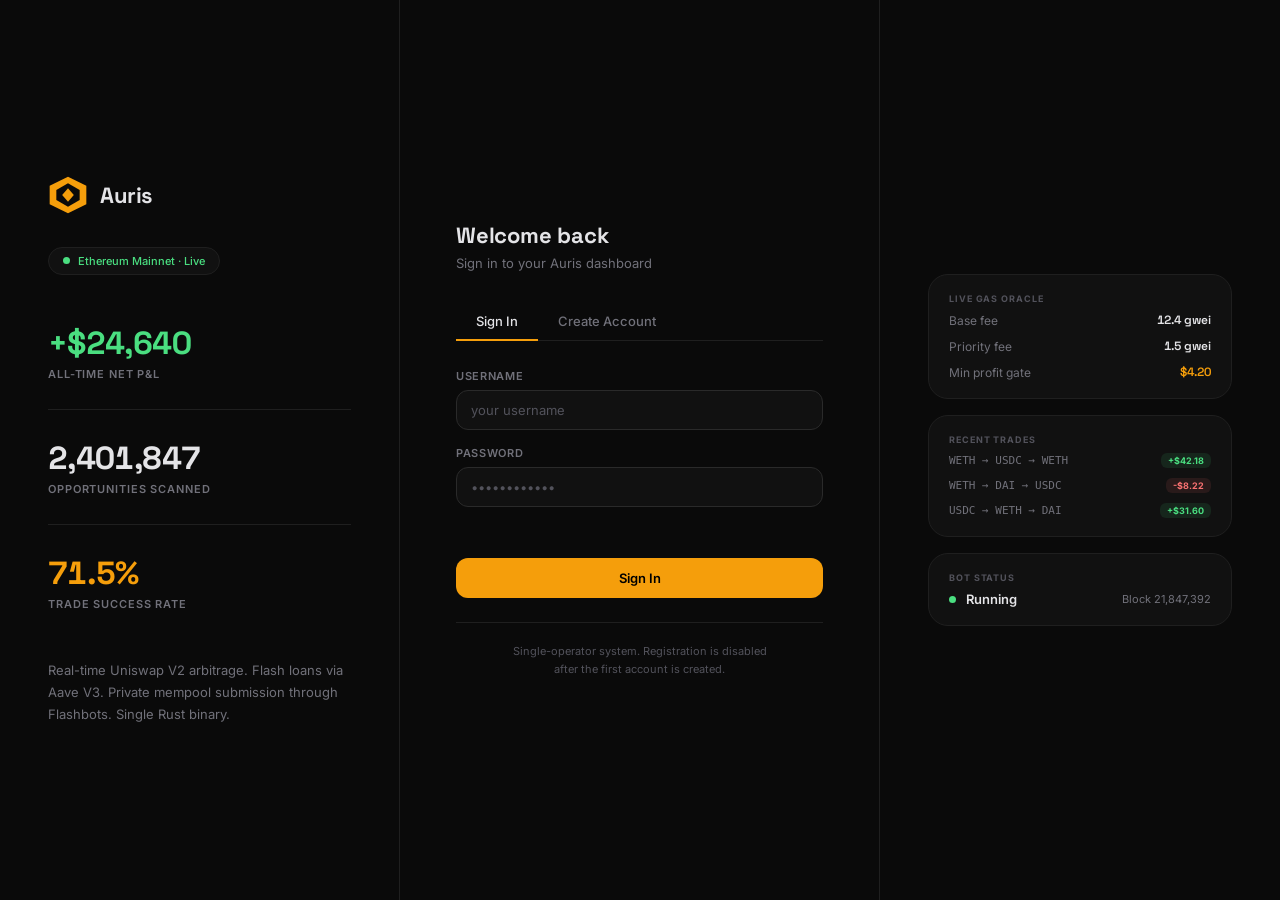
<file: web-ui/login.html>
<!DOCTYPE html>
<html lang="en">
<head>
  <meta charset="UTF-8">
  <meta name="viewport" content="width=device-width, initial-scale=1.0">
  <title>Auris · Sign In</title>
  <link rel="stylesheet" href="https://cdnjs.cloudflare.com/ajax/libs/font-awesome/6.5.1/css/all.min.css">
  <style>
    @import url('https://fonts.googleapis.com/css2?family=Inter:wght@400;500;600&family=Space+Grotesk:wght@500;600;700&display=swap');

    *, *::before, *::after { box-sizing: border-box; margin: 0; padding: 0; border: 0; }

    :root {
      --bg:      #0a0a0a;
      --surface: #111111;
      --border:  #1f1f1f;
      --border2: #2a2a2a;
      --accent:  #F59E0B;
      --text:    #e4e4e7;
      --muted:   #71717a;
      --dim:     #52525b;
      --green:   #4ade80;
      --red:     #f87171;
    }

    html, body {
      height: 100%;
      background: var(--bg);
      color: var(--text);
      font-family: 'Inter', system-ui, sans-serif;
      -webkit-font-smoothing: antialiased;
    }

    .font-display { font-family: 'Space Grotesk', 'Inter', sans-serif; }

    .layout {
      display: grid;
      grid-template-columns: 1fr 480px 1fr;
      grid-template-rows: 1fr;
      min-height: 100vh;
      align-items: center;
    }

    .brand-col {
      padding: 48px;
      display: flex;
      flex-direction: column;
      gap: 48px;
      border-right: 1px solid var(--border);
      height: 100%;
      justify-content: center;
    }

    .logo-row {
      display: flex;
      align-items: center;
      gap: 12px;
    }


    .logo-name {
      font-family: 'Space Grotesk', sans-serif;
      font-size: 22px;
      font-weight: 700;
      letter-spacing: -0.02em;
    }

    .brand-stat {
      display: flex;
      flex-direction: column;
      gap: 4px;
    }

    .brand-stat-val {
      font-family: 'Space Grotesk', sans-serif;
      font-size: 32px;
      font-weight: 700;
      font-variant-numeric: tabular-nums;
      letter-spacing: -0.02em;
    }

    .brand-stat-label {
      font-size: 11px;
      font-weight: 600;
      letter-spacing: 0.08em;
      text-transform: uppercase;
      color: var(--muted);
    }

    .brand-stats {
      display: flex;
      flex-direction: column;
      gap: 28px;
    }

    .stat-divider {
      height: 1px;
      background: var(--border);
    }

    .brand-tagline {
      font-size: 13px;
      color: var(--muted);
      line-height: 1.7;
      max-width: 320px;
    }

    .status-badge {
      display: inline-flex;
      align-items: center;
      gap: 8px;
      padding: 6px 14px;
      background: var(--surface);
      border: 1px solid var(--border);
      border-radius: 99px;
      font-size: 11px;
      font-weight: 500;
      color: var(--green);
      width: fit-content;
    }

    .pulse {
      width: 7px;
      height: 7px;
      border-radius: 50%;
      background: var(--green);
      animation: pulse 2s cubic-bezier(.4,0,.6,1) infinite;
      flex-shrink: 0;
    }

    @keyframes pulse { 0%,100%{opacity:1} 50%{opacity:.4} }

    /* ── Auth panel ── */
    .auth-col {
      padding: 48px 56px;
      display: flex;
      flex-direction: column;
      justify-content: center;
      min-height: 100vh;
      border-right: 1px solid var(--border);
    }

    .auth-header {
      margin-bottom: 32px;
    }

    .auth-title {
      font-family: 'Space Grotesk', sans-serif;
      font-size: 22px;
      font-weight: 700;
      letter-spacing: -0.01em;
      margin-bottom: 6px;
    }

    .auth-sub {
      font-size: 13px;
      color: var(--muted);
    }

    .tab-row {
      display: flex;
      gap: 0;
      border-bottom: 1px solid var(--border);
      margin-bottom: 28px;
    }

    .tab {
      padding: 10px 20px;
      font-size: 13px;
      font-weight: 500;
      color: var(--muted);
      cursor: pointer;
      background: transparent;
      border: none;
      border-bottom: 2px solid transparent;
      margin-bottom: -1px;
      font-family: inherit;
      transition: color .15s, border-color .15s;
    }

    .tab.active {
      color: var(--text);
      border-bottom-color: var(--accent);
    }

    .tab:hover:not(.active) { color: var(--text); }

    .form { display: flex; flex-direction: column; gap: 16px; }
    .form.hidden { display: none; }

    .field { display: flex; flex-direction: column; gap: 7px; }

    .field-label {
      font-size: 11px;
      font-weight: 600;
      letter-spacing: 0.06em;
      text-transform: uppercase;
      color: var(--muted);
    }

    .field-input {
      font-family: 'Inter', sans-serif;
      font-size: 13px;
      background: var(--surface);
      border: 1px solid var(--border2);
      border-radius: 12px;
      color: var(--text);
      padding: 11px 14px;
      outline: none;
      transition: border-color .15s;
    }

    .field-input:focus { border-color: var(--accent); }
    .field-input::placeholder { color: var(--dim); }

    .field-error {
      font-size: 11px;
      color: var(--red);
      min-height: 15px;
    }

    .btn-primary {
      margin-top: 4px;
      padding: 12px;
      background: var(--accent);
      color: #000;
      border-radius: 12px;
      font-family: inherit;
      font-size: 13px;
      font-weight: 600;
      cursor: pointer;
      transition: background .15s;
      border: none;
    }

    .btn-primary:hover { background: #fbbf24; }

    .auth-footer {
      margin-top: 24px;
      padding-top: 20px;
      border-top: 1px solid var(--border);
      font-size: 11px;
      color: var(--dim);
      text-align: center;
      line-height: 1.6;
    }

    /* ── Right decoration column ── */
    .deco-col {
      padding: 48px;
      height: 100%;
      display: flex;
      flex-direction: column;
      justify-content: center;
      gap: 16px;
    }

    .deco-card {
      background: var(--surface);
      border: 1px solid var(--border);
      border-radius: 20px;
      padding: 18px 20px;
    }

    .deco-card-label {
      font-size: 9px;
      font-weight: 700;
      letter-spacing: 0.1em;
      text-transform: uppercase;
      color: var(--dim);
      margin-bottom: 8px;
    }

    .deco-card-row {
      display: flex;
      align-items: center;
      justify-content: space-between;
      font-size: 12px;
    }

    .deco-card-key { color: var(--muted); }
    .deco-card-val { font-family: 'Space Grotesk', sans-serif; font-weight: 600; font-variant-numeric: tabular-nums; }

    .tag {
      font-size: 9px;
      font-weight: 700;
      padding: 2px 7px;
      border-radius: 6px;
    }

    .tag-green { background: rgba(74,222,128,.1); color: var(--green); }
    .tag-red   { background: rgba(248,113,113,.1); color: var(--red); }
    .tag-amber { background: rgba(245,158,11,.1);  color: var(--accent); }
  </style>
</head>
<body>

<div class="layout">

  <!-- Brand column -->
  <div class="brand-col">
    <div>
      <div class="logo-row" style="margin-bottom:32px;">
        <svg width="40" height="40" viewBox="0 0 48 48" xmlns="http://www.w3.org/2000/svg" style="flex-shrink:0;">
          <polygon points="24,2 46,13 46,35 24,46 2,35 2,13" fill="#F59E0B"/>
          <polygon points="24,10 38,18 38,30 24,38 10,30 10,18" fill="#0a0a0a"/>
          <polygon points="24,16 31,24 24,32 17,24" fill="#F59E0B"/>
        </svg>
        <span class="logo-name">Auris</span>
      </div>
      <div class="status-badge">
        <div class="pulse"></div>
        Ethereum Mainnet · Live
      </div>
    </div>

    <div class="brand-stats">
      <div class="brand-stat">
        <div class="brand-stat-val" style="color:var(--green);">+$24,640</div>
        <div class="brand-stat-label">All-time net P&L</div>
      </div>
      <div class="stat-divider"></div>
      <div class="brand-stat">
        <div class="brand-stat-val">2,401,847</div>
        <div class="brand-stat-label">Opportunities scanned</div>
      </div>
      <div class="stat-divider"></div>
      <div class="brand-stat">
        <div class="brand-stat-val" style="color:var(--accent);">71.5%</div>
        <div class="brand-stat-label">Trade success rate</div>
      </div>
    </div>

    <p class="brand-tagline">
      Real-time Uniswap V2 arbitrage. Flash loans via Aave V3.
      Private mempool submission through Flashbots. Single Rust binary.
    </p>
  </div>

  <!-- Auth column -->
  <div class="auth-col">
    <div class="auth-header">
      <div class="auth-title">Welcome back</div>
      <div class="auth-sub">Sign in to your Auris dashboard</div>
    </div>

    <div class="tab-row">
      <button class="tab active" id="tab-login" onclick="switchTab('login')">Sign In</button>
      <button class="tab" id="tab-signup" onclick="switchTab('signup')">Create Account</button>
    </div>

    <!-- Login form -->
    <div class="form" id="form-login">
      <div class="field">
        <div class="field-label">Username</div>
        <input class="field-input" id="login-user" type="text" placeholder="your username" autocomplete="username" />
      </div>
      <div class="field">
        <div class="field-label">Password</div>
        <input class="field-input" id="login-pass" type="password" placeholder="••••••••••••" autocomplete="current-password" />
      </div>
      <div class="field-error" id="login-error"></div>
      <button class="btn-primary" onclick="doLogin()">Sign In</button>
    </div>

    <!-- Signup form -->
    <div class="form hidden" id="form-signup">
      <div class="field">
        <div class="field-label">Username</div>
        <input class="field-input" id="signup-user" type="text" placeholder="choose a username" autocomplete="username" />
      </div>
      <div class="field">
        <div class="field-label">Password</div>
        <input class="field-input" id="signup-pass" type="password" placeholder="minimum 12 characters" autocomplete="new-password" />
      </div>
      <div class="field">
        <div class="field-label">Confirm Password</div>
        <input class="field-input" id="signup-confirm" type="password" placeholder="••••••••••••" autocomplete="new-password" />
      </div>
      <div class="field-error" id="signup-error"></div>
      <button class="btn-primary" onclick="doSignup()">Create Account</button>
    </div>

    <div class="auth-footer">
      Single-operator system. Registration is disabled<br>after the first account is created.
    </div>
  </div>

  <!-- Decoration column -->
  <div class="deco-col">

    <div class="deco-card">
      <div class="deco-card-label">Live Gas Oracle</div>
      <div style="display:flex;flex-direction:column;gap:10px;margin-top:4px;">
        <div class="deco-card-row">
          <span class="deco-card-key">Base fee</span>
          <span class="deco-card-val" id="d-base">12.4 gwei</span>
        </div>
        <div class="deco-card-row">
          <span class="deco-card-key">Priority fee</span>
          <span class="deco-card-val" id="d-priority">1.5 gwei</span>
        </div>
        <div class="deco-card-row">
          <span class="deco-card-key">Min profit gate</span>
          <span class="deco-card-val" style="color:var(--accent);" id="d-gate">$4.20</span>
        </div>
      </div>
    </div>

    <div class="deco-card">
      <div class="deco-card-label">Recent Trades</div>
      <div style="display:flex;flex-direction:column;gap:10px;margin-top:4px;" id="d-trades">
        <div class="deco-card-row">
          <span class="deco-card-key" style="font-family:monospace;font-size:11px;">WETH → USDC → WETH</span>
          <span class="tag tag-green">+$42.18</span>
        </div>
        <div class="deco-card-row">
          <span class="deco-card-key" style="font-family:monospace;font-size:11px;">WETH → DAI → USDC</span>
          <span class="tag tag-red">-$8.22</span>
        </div>
        <div class="deco-card-row">
          <span class="deco-card-key" style="font-family:monospace;font-size:11px;">USDC → WETH → DAI</span>
          <span class="tag tag-green">+$31.60</span>
        </div>
      </div>
    </div>

    <div class="deco-card">
      <div class="deco-card-label">Bot Status</div>
      <div style="display:flex;align-items:center;gap:10px;margin-top:8px;">
        <div class="pulse"></div>
        <span style="font-size:13px;font-weight:600;">Running</span>
        <span style="margin-left:auto;font-size:11px;color:var(--muted);" id="d-block">Block 21,847,392</span>
      </div>
    </div>

  </div>
</div>

<script>
  'use strict';

  // ── Demo credential store (in-memory) ─────────────────
  const users = {};

  function switchTab(tab) {
    document.getElementById('tab-login').classList.toggle('active', tab === 'login');
    document.getElementById('tab-signup').classList.toggle('active', tab === 'signup');
    document.getElementById('form-login').classList.toggle('hidden', tab !== 'login');
    document.getElementById('form-signup').classList.toggle('hidden', tab !== 'signup');
    document.getElementById('login-error').textContent = '';
    document.getElementById('signup-error').textContent = '';
  }

  function doLogin() {
    const user = document.getElementById('login-user').value.trim();
    const pass = document.getElementById('login-pass').value;
    const err  = document.getElementById('login-error');

    if (!user || !pass)                        { err.textContent = 'Username and password required'; return; }
    if (!users[user.toLowerCase()])            { err.textContent = 'Invalid credentials'; return; }
    if (users[user.toLowerCase()] !== pass)    { err.textContent = 'Invalid credentials'; return; }

    err.textContent = '';
    sessionStorage.setItem('auris_jwt', 'demo-jwt-' + Date.now());
    window.location.href = 'dashboard.html';
  }

  function doSignup() {
    const user    = document.getElementById('signup-user').value.trim();
    const pass    = document.getElementById('signup-pass').value;
    const confirm = document.getElementById('signup-confirm').value;
    const err     = document.getElementById('signup-error');

    if (!user || !pass)             { err.textContent = 'All fields required'; return; }
    if (pass.length < 12)           { err.textContent = 'Password must be at least 12 characters'; return; }
    if (pass !== confirm)           { err.textContent = 'Passwords do not match'; return; }
    if (users[user.toLowerCase()])  { err.textContent = 'Username already taken'; return; }

    err.textContent = '';
    users[user.toLowerCase()] = pass;
    sessionStorage.setItem('auris_jwt', 'demo-jwt-' + Date.now());
    window.location.href = 'dashboard.html';
  }

  document.addEventListener('keydown', function(e) {
    if (e.key !== 'Enter') return;
    const loginActive = !document.getElementById('form-login').classList.contains('hidden');
    loginActive ? doLogin() : doSignup();
  });

  // ── Decorative live data ───────────────────────────────
  let block = 21847392;

  function tickDeco() {
    block += 1;
    document.getElementById('d-block').textContent = 'Block ' + block.toLocaleString();
    const base     = (Math.random() * 8 + 8).toFixed(1);
    const priority = (Math.random() * 1 + 1).toFixed(1);
    const gate     = (parseFloat(base) * 0.3 + 1.5).toFixed(2);
    document.getElementById('d-base').textContent     = base + ' gwei';
    document.getElementById('d-priority').textContent = priority + ' gwei';
    document.getElementById('d-gate').textContent     = '$' + gate;
  }

  setInterval(tickDeco, 12000);
</script>
</body>
</html>
</file>
